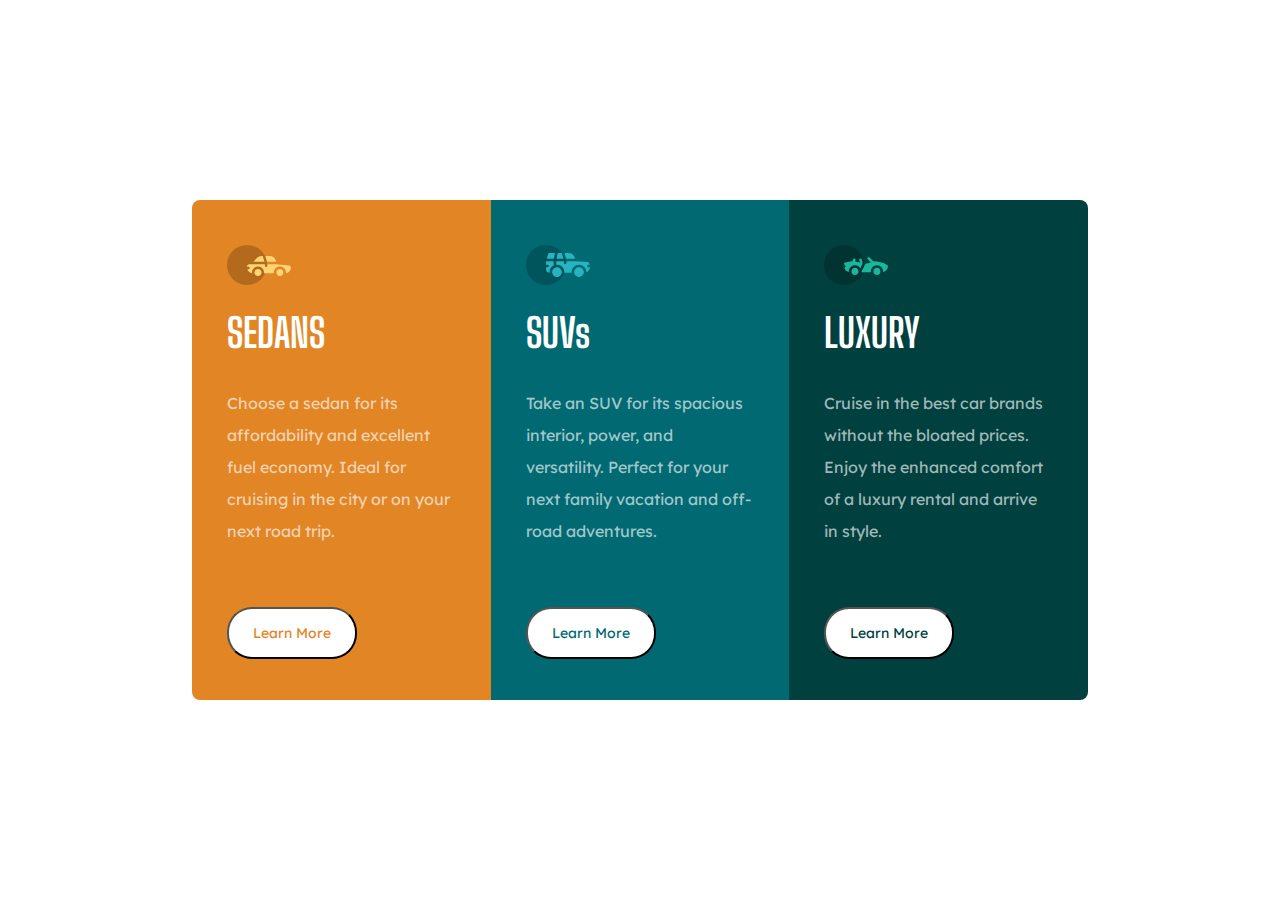
<file: Challenges/3-Column-Component/index.html>
<!DOCTYPE html>
<html lang="en">
<head>
  <meta charset="UTF-8">
  <meta name="viewport" content="width=device-width, initial-scale=1.0"> <!-- displays site properly based on user's device -->
  <link rel="stylesheet" type="text/css" href="styles.css">
  <link rel="icon" type="image/png" sizes="32x32" href="./images/favicon-32x32.png">

  <title>Frontend Mentor | 3-column preview card component</title>

  <!-- Feel free to remove these styles or customise in your own stylesheet 👍 -->
  <style>
    .attribution { font-size: 11px; text-align: center; }
    .attribution a { color: hsl(228, 45%, 44%); }
  </style>
</head>
<body>
  <div class="wrapper">
    <div class="container">
      <div class="col" id="sedan">
        <img class="logo" src="./images/icon-sedans.svg" alt="cartoon car">
        <h1 class="title-text">SEDANS</h1>
        <div class="test">
          <p class="description">Choose a sedan for its affordability and excellent fuel economy. Ideal for cruising in the city
            or on your next road trip.</p>
        </div>
          <button class="button">Learn More</button>
      </div>
      <div class="col" id="suv">
        <img class="logo" src="./images/icon-suvs.svg" alt="cartoon suv">
        <h1 class="title-text">SUVs</h1>
        <p class="description">Take an SUV for its spacious interior, power, and versatility. Perfect for your next family vacation
          and off-road adventures.</p>
        <button class="button">Learn More</button>
      </div>
      <div class="col" id="luxury">
        <img class="logo" src="./images/icon-luxury.svg" alt="cartoon luxury car">
        <h1 class="title-text">LUXURY</h1>
        <p class="description">Cruise in the best car brands without the bloated prices. Enjoy the enhanced comfort of a luxury
          rental and arrive in style.</p>
          <button class="button">Learn More</button>
      </div>
    </div>
  </div>
</body>
</html>
</file>
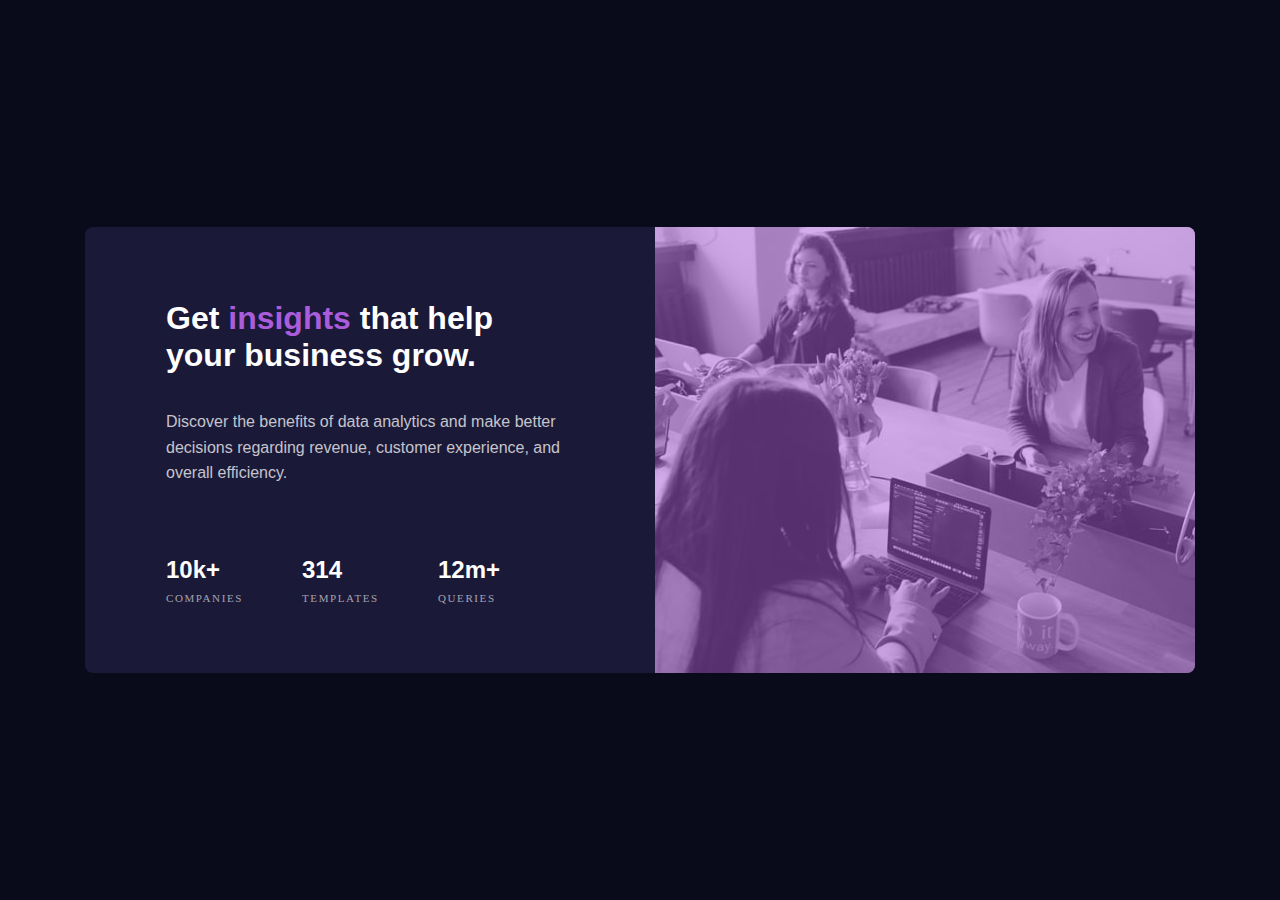
<file: Challenges/card-component-1/index.html>
<!DOCTYPE html>
<html lang="en">
<head>
  <meta charset="UTF-8">
  <meta name="viewport" content="width=device-width, initial-scale=1.0"> <!-- displays site properly based on user's device -->
  <link rel="icon" type="image/png" sizes="32x32" href="./images/favicon-32x32.png">
  <link rel="stylesheet" type="text/css" href="styles.css">
  <title>Get insights that help your business grow.</title>
</head>
<body>
  <div class="container">
    <div class="card">
      <div class="content">
        <h1>Get <span class="highlight">insights</span> that help<br>your business grow.</h1>
        <p>Discover the benefits of data analytics and make better decisions regarding revenue, customer experience, and overall efficiency.</p>

      <div class="stats">
        <div class="stats-row">
          <div class='stats-col'>10<span class="lowercase">k</span>+</div>
          <div class='stats-col'>314 </div>
          <div class='stats-col'>12m+ </div>
        </div>
        <div class="stats-row-label">
          <div class="stats-col">COMPANIES</div>
          <div class="stats-col">TEMPLATES</div>
          <div class="stats-col">QUERIES</div>
        </div>
      </div>
    </div>
    <div class="image" aria-label="meeting photo">
      <div class="overlay"></div>
    </div>
    </div>
  </div>
</body>
</html>
</file>
<file: Challenges/3-Column-Component/styles.css>
@import url('https://fonts.googleapis.com/css2?family=Lexend+Deca&display=swap');
@import url('https://fonts.googleapis.com/css2?family=Big+Shoulders+Display:wght@700&display=swap');

*{
  margin: 0;
  padding: 0;
  font-family: 'Lexend Deca', sans-serif;
}

.wrapper{
  display: grid;
  place-items: center;
  min-height: 100vh;
}
/* Grid Container */
.container {
  display: grid;
  width: 70vw;
  height: 500px;
  grid-template-columns: auto auto auto;
  color: #e3f4f5;
  border-radius: 8px;
  padding: 10% 15%;
}

.col {
  padding-top: 5%;
  padding-bottom: 5%;
}
/* Column Content */
.logo {
  margin-left: 35px;
  margin-top: 30px;
}

.title-text {
  font-family: 'Big Shoulders Display', cursive;
  font-size: 40px;
  color: white;
  margin-top: 20px;
  margin-left: 35px;
}

.description {
  color: hsla(0, 0%, 100%, 0.75);
  margin-left: 35px;
  margin-top: 30px;
  width: 225px;
  line-height: 2;
  opacity: 0.85;
}

/* Button Styles */
.button {
  background-color: white;
  width: 130px;
  border-radius: 25px;
  padding: 15px;
  text-align: center;
  font-size: 14px;
  margin-top: 60px;
  margin-left: 35px;
  cursor: pointer;
}

#sedan .button {
  color: #e28525;
}

#suv .button {
  color: #016972;
}

#luxury .button {
  color: #00403f;
}

/* Button Hover Styles */
#sedan .button:hover {
  background-color: #e28525;
  color: white;
  border: 1px solid white;
}

#suv .button:hover {
  background-color: #016972;
  color: white;
  border: 1px solid white;
}

#luxury .button:hover {
  background-color: #00403f;
  color: white;
  border: 1px solid white;
}

#sedan {
  background-color: #e28525;
  border-radius: 8px 0px 0px 8px;

}
/* Column colors */
#suv {
  background-color: #016972;
}

#luxury {
  background-color: #00403f;
  border-radius: 0px 8px 8px 0px;
}

@media (max-width: 768px) { /*breakpoint*/
  .container {
    grid-template-columns: none;
    margin: 10px;
  }

  #sedan{
    border-radius: 10px 10px 0px 0px;
  }

  #suv{
      border-radius: 0px;
  }

  #luxury{
    border-radius: 0px 0px 10px 10px;
  }
}

@media (max-width: 530px) { /*breakpoint*/
  .container {
    grid-template-columns: none;
    margin: 10px;
  }

  #sedan{
    border-radius: 10px 10px 0px 0px;
  }

  #suv{
      border-radius: 0px;
  }

  #luxury{
    border-radius: 0px 0px 10px 10px;
  }
}
</file>
<file: Challenges/card-component-1/styles.css>
* {
  box-sizing: border-box;
  margin: 0;
  padding: 0;
}

/* Body and Container */
body {
 background-color: hsl(233, 47%, 7%);;
}

.container {
  height: 100vh;
  display: flex;
  align-items: center;
  justify-content: center;
}

/* Text and Styles */
  h1 {
  font-family: 'Inter', sans-serif;
  font-size: 2em;
  font-weight: 700;
  color: hsl(0, 0%, 100%);
  max-width: 400px;
}

  p {
  font-family: 'Lexend Deca', sans-serif;
  font-weight: 400;
  line-height: 1.6;
  color: hsla(0, 0%, 100%, 0.75);
  padding-top: 35px;
  padding-bottom: 70px;
}

.highlight {
  font-size: 1em;
  color: hsl(277, 64%, 61%);
}

/* Complete Card */

.card {
  display: flex;
  background-color: hsl(244, 38%, 16%);
  color: white;
  width: 1110px;
  height: 446px;
  border-radius: 8px;
}

/* Card Left Content */

.content {
  position: relative;
  width: 100%;
  padding: 73px 81px 120px;
}

.stats {
  color: hsl(0, 0%, 100%);
}

.stats-row {
  display: flex;
  font-family: 'Inter', sans-serif;
  font-weight: 700;
  font-size: 24px;
}

.stats-col {
  flex: 1;
}

.stats-row-label {
  display: flex;
  font-size: 11px;
  font-weight: 400;
  font-family: 'Inter';
  letter-spacing: 0.1rem;
  padding-top: 8px;
  color:hsla(0, 0%, 100%, 0.6);
}

/* Card Right Content */

.image {
  min-width: 540px;
  height: 446px;
  background-image: url('./images/image-header-desktop.jpg');
  border-radius: 0 8px 8px 0;
}

.overlay {
  min-width: 540px;
  height: 446px;
  opacity: 0.5;
  background-color: hsl(277, 64%, 61%);
  border-radius: 0 8px 8px 0;
}

.attribution {
  position: absolute;
  top: 95vh;
  color: white;
}

/* Media Queries */

@media only screen and (max-width: 1160px) {
  .container {
    height: 99vh;
  }

  .card {
    position: absolute;
    width: 330px;
    height: 780px;
  }

  .image {
    position: absolute;
    left: 0;
    min-width: 330px;
    height: 240px;
    background-image: url('./images//image-header-mobile.jpg');
    background-size: cover;
    border-radius: 8px 8px 0 0;
  }

  .overlay {
      border-radius: 8px 8px 0 0;
      min-width: 330px;
      height: 240px;
  }

  .content {
    position: relative;
    padding: 285px 36px 0 36px;
    padding-top: 285px;
    width: 100%;
  }

  h1 {
    font-family: 'Inter', sans-serif;
    text-align: center;
    font-size: 27px;
    font-weight: 700;
  }

  p {
    font-family: 'Lexend Deca', sans-serif;
    font-size: 14px;
    text-align: center;
    padding-top: 15px;
    padding-bottom: 45px;
    max-width: 350px;
    font-weight: 400;
    line-height: 1.6;
  }

  .stats-row {
    text-align: center;
    flex-direction: column;
    font-weight: 700;
    font-size: 24px;
    gap: 45px;
  }

  .stats-row-label {
    position: relative;
    flex-direction: column;
    gap: 60px;
    margin-top: -150px;
    color: var(--trans-white);
    font-size: 11px;
    font-weight: 400;
    font-family: 'Inter';
    letter-spacing: 0.1rem;
  }

}
</file>
